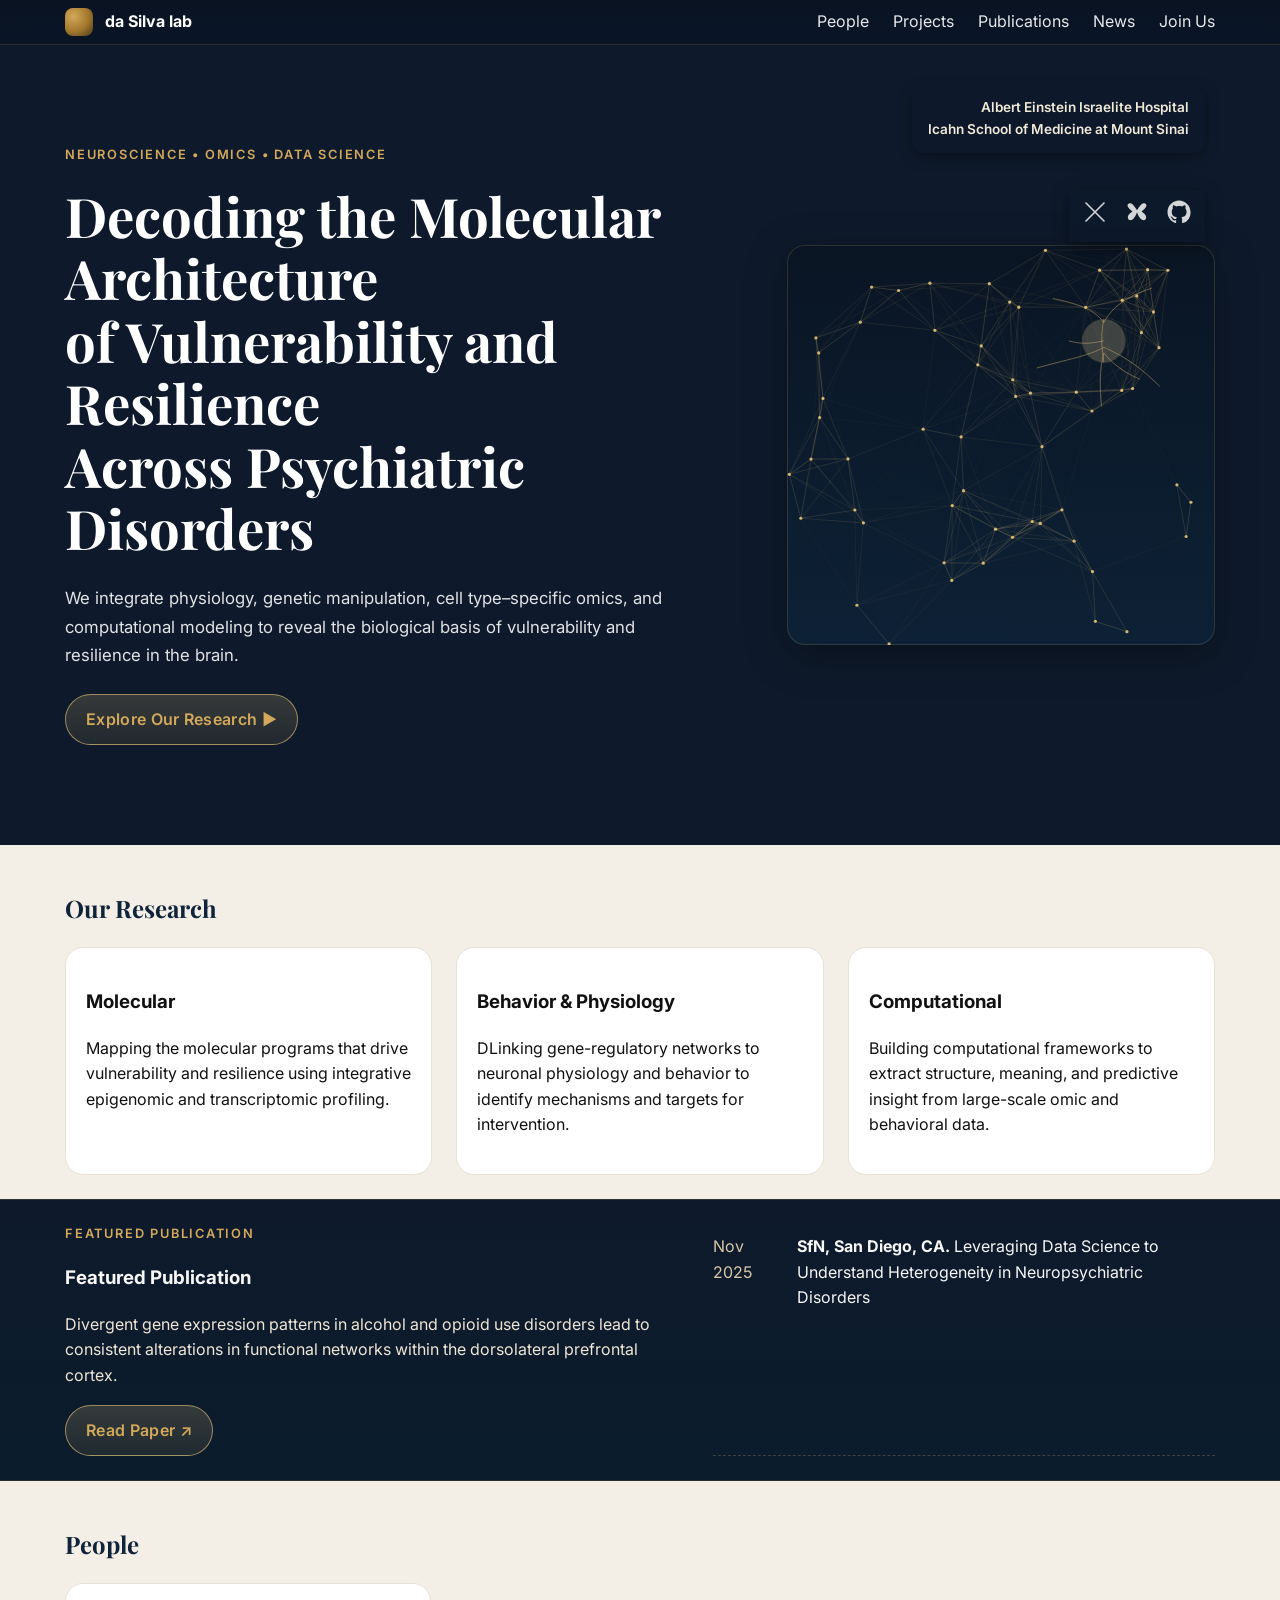
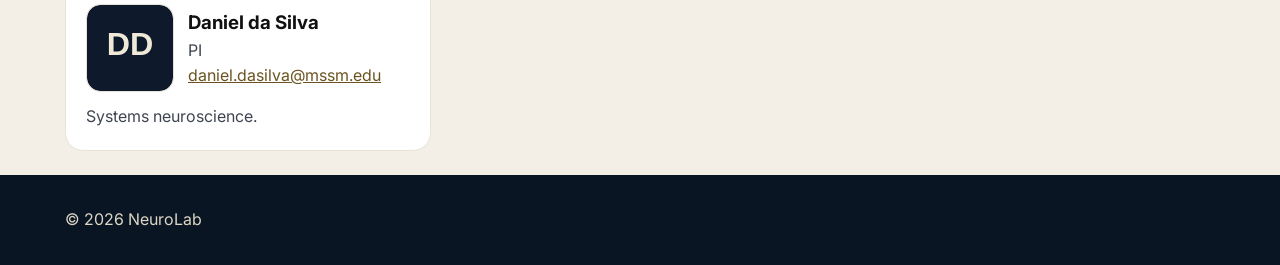
<file: index.html>
<!-- force rebuild 2025-11-24 -->
<!DOCTYPE html>
<html lang="en">
<head>
  <script type="application/ld+json">
{
  "@context": "https://schema.org",
  "@graph": [

    /* ============================
       1. PERSON / RESEARCHER
       ============================ */
    {
      "@type": "Person",
      "@id": "https://www.dasilvalab.org/#daniel",
      "name": "Daniel Almeida da Silva e Silva",
      "alternateName": [
        "Daniel da Silva",
        "Daniel Almeida",
        "Daniel Silva",
        "Daniel da Silva e Silva",
        "Daniel daSilva",
        "Daniel DaSilva",
        "Daniel Da Silva",
        "Daniel Silva-e-Silva"
      ],
      "givenName": "Daniel",
      "familyName": "Almeida da Silva e Silva",
      "jobTitle": "Assistant Professor of Neuroscience",
      "description": "Neuroscientist investigating molecular, epigenetic, and synaptic mechanisms underlying vulnerability and resilience in neuropsychiatric disorders.",
      "affiliation": {
        "@id": "https://www.dasilvalab.org/#einstein"
      },
      "worksFor": {
        "@id": "https://www.dasilvalab.org/#lab"
      },
      "url": "https://www.dasilvalab.org",
      "image": "https://scholars.mssm.edu/files-asset/204587011/0000072500101249200101.jpg?w=320&f=webp",
      "sameAs": [
        "https://scholar.google.com/citations?user=gMpuW-wAAAAJ&hl=pt-BR",
        "https://orcid.org/0000-0003-0033-3270",
        "https://www.ncbi.nlm.nih.gov/myncbi/daniel.silva%20e%20silva.1/bibliography/public/",
        "https://profiles.icahn.mssm.edu/daniel-almeida-da-silva-e-silva",
        "https://www.dasilvalab.org"
      ]
    },

    /* ============================
       2. LAB ORGANIZATION
       ============================ */
    {
      "@type": "ResearchOrganization",
      "@id": "https://www.dasilvalab.org/#lab",
      "name": "da Silva Lab",
      "description": "Research laboratory studying molecular, epigenetic, and synaptic mechanisms underlying vulnerability and resilience in psychiatric disorders.",
      "url": "https://www.dasilvalab.org",
      "founder": {
        "@id": "https://www.dasilvalab.org/#daniel"
      },
      "parentOrganization": {
        "@id": "https://www.dasilvalab.org/#einstein"
      },
      "areaServed": "International",
      "keywords": [
        "Neuroscience",
        "Epigenomics",
        "Transcriptomics",
        "Single-cell omics",
        "CUT&RUN",
        "Addiction",
        "Alcohol Use Disorder",
        "Computational biology",
        "Machine learning"
      ]
    },

    /* ============================
       3. PARENT ORGANIZATION
       ============================ */
    {
      "@type": "Organization",
      "@id": "https://www.dasilvalab.org/#einstein",
      "name": "Instituto Israelita de Ensino e Pesquisa Albert Einstein",
      "url": "https://www.einstein.br",
      "logo": "https://upload.wikimedia.org/wikipedia/commons/4/4a/Albert-einstein-hospital-seeklogo.svg",
      "address": {
        "@type": "PostalAddress",
        "addressLocality": "São Paulo",
        "addressRegion": "SP",
        "addressCountry": "Brazil"
      }
    },

    /* ============================
       4. WEBSITE SCHEMA
       ============================ */
    {
      "@type": "WebSite",
      "@id": "https://www.dasilvalab.org/#website",
      "url": "https://www.dasilvalab.org",
      "name": "da Silva Lab",
      "publisher": {
        "@id": "https://www.dasilvalab.org/#lab"
      },
      "potentialAction": {
        "@type": "SearchAction",
        "target": "https://www.dasilvalab.org/?q={search_term_string}",
        "query-input": "required name=search_term_string"
      }
    },

    /* ============================
       5. WEBPAGE SCHEMA (HOMEPAGE)
       ============================ */
    {
      "@type": "WebPage",
      "@id": "https://www.dasilvalab.org/#home",
      "url": "https://www.dasilvalab.org",
      "name": "da Silva Lab — Decoding the Molecular Architecture of Vulnerability and Resilience",
      "isPartOf": {
        "@id": "https://www.dasilvalab.org/#website"
      },
      "about": {
        "@id": "https://www.dasilvalab.org/#lab"
      },
      "primaryImageOfPage": "https://www.dasilvalab.org/assets/header-image.jpg",
      "description": "The da Silva Lab integrates physiology, genetic manipulation, cell type–specific omics, and computational modeling to reveal the biological basis of vulnerability and resilience in the brain."
    }

  ]
}
</script>
<meta charset="utf-8"/>
<meta name="viewport" content="width=device-width,initial-scale=1"/>
<title>da Silva lab — Decoding Molecular Signatures in Psychiatric Disorders</title>
<meta name="theme-color" content="#0e1a2b"/>

<link rel="preconnect" href="https://fonts.googleapis.com">
<link rel="preconnect" href="https://fonts.gstatic.com" crossorigin>
<link href="https://fonts.googleapis.com/css2?family=Inter:wght@300;400;600;700&family=Playfair+Display:wght@600;700&display=swap" rel="stylesheet">

<style>
  
  .affiliation-block {
  position: absolute;
  top: -160px;              /* Adjusted so it sits nicely above social icons */
  right: 10px;
  z-index: 10;              /* ABOVE social icons */
  
  display: flex;
  flex-direction: column;
  align-items: flex-end;
  gap: 8px;

  background: rgba(14, 26, 43, 0.65);
  padding: 12px 16px;
  border-radius: 12px;
  backdrop-filter: blur(6px);
  box-shadow: 0 4px 14px rgba(0,0,0,0.35);
}

.affiliation-text {
  color: #f1e9d7;
  font-size: 0.85rem;
  font-weight: 600;
  text-align: right;
}

.affiliation-logos {
  display: flex;
  gap: 12px;
}

.affiliation-logos img {
  height: 32px;
  filter: brightness(0) invert(1);
  opacity: 0.9;
  transition: opacity .25s ease;
}

.affiliation-logos img:hover {
  opacity: 1;
}

:root{--navy:#0e1a2b;--navy-2:#0a1523;--gold:#d3a85a;--cream:#f4efe6;--ink:#0f243a}
*{box-sizing:border-box}
body{margin:0;background:var(--navy);color:#f7f7f5;font-family:Inter,system-ui,-apple-system,Segoe UI,Roboto,Helvetica,Arial;line-height:1.6}

/* Header */
.container{width:min(1150px,92vw);margin:0 auto}
header{position:sticky;top:0;z-index:50;backdrop-filter:saturate(160%) blur(8px);
  background:linear-gradient(180deg, rgba(10,18,31,.85), rgba(10,18,31,.65));
  border-bottom:1px solid rgba(211,168,90,.18)}
.nav{display:flex;align-items:center;justify-content:space-between;padding:8px 0}
.brand{display:flex;align-items:center;gap:12px;font-weight:700;color:#fff;text-decoration:none}
.brand:hover{color:var(--gold)}
.brand-icon{width:28px;height:28px;border-radius:8px;
  background:radial-gradient(80% 80% at 30% 30%, var(--gold), #a1762b 70%, #6d5326 100%)}
nav ul{display:flex;gap:24px;list-style:none;margin:0;padding:0}
nav a{text-decoration:none;color:#fff;opacity:.9}
nav a:hover{opacity:1;color:var(--gold)}

/* Hero */
.hero{position:relative}
.hero::before{content:'';position:absolute;inset:0;
  background:linear-gradient(100deg, rgba(14,26,43,0.94) 40%, transparent 100%);z-index:0}
.hero-inner{display:grid;grid-template-columns:1.2fr .8fr;gap:clamp(40px,8vw,80px);
  align-items:center;padding:clamp(60px,8vw,100px) 0}
.hero-inner>div:first-child{position:relative;z-index:1}
.kicker{color:var(--gold);text-transform:uppercase;letter-spacing:.14em;font-size:.8rem;font-weight:600}
h1{font-family:Playfair Display,serif;font-weight:700;line-height:1.15;margin:.35em 0 .45em;
  font-size:clamp(2rem,5.6vw,3.4rem);max-width:20ch;color:#fff}
.lead{max-width:60ch;font-size:1.05rem;line-height:1.7;color:rgba(255,255,255,.88);margin-bottom:1.4em}
.cta{display:inline-flex;align-items:center;gap:10px;padding:12px 20px;border-radius:999px;
  border:1px solid rgba(241,204,125,.6);background:linear-gradient(180deg, rgba(241,204,125,.18), rgba(211,168,90,.1));
  color:var(--gold);font-weight:600;text-decoration:none;letter-spacing:.02em;transition:all .25s ease}
.cta:hover{background:rgba(241,204,125,.22);box-shadow:0 0 12px rgba(241,204,125,.35);color:#fff;transform:translateY(-1px)}

/* Visual box (canvas + neuron + icons) */
.visual{position:relative;height:400px;border-radius:18px;
  background:linear-gradient(180deg, var(--navy-2), #0d2136);
  box-shadow:inset 0 0 0 1px rgba(241,204,125,.15),0 10px 40px rgba(0,0,0,.35);overflow:visible}
#constellation{position:absolute;inset:0;width:100%;height:100%}
#neuron{position:absolute;width:min(56%,540px);right:-2%;top:-6%;opacity:.9}

/* Social icons over the visual */
.social-icons{position:absolute;top:-55px;right:10px;display:flex;gap:18px;z-index:5;
  background:rgba(14,26,43,.55);backdrop-filter:blur(8px);
  padding:10px 14px;box-shadow:0 4px 16px rgba(0,0,0,.4)}
.social-icons svg{width:24px;height:24px;opacity:.85;transition:all .25s ease}
.social-icons svg:hover{opacity:1;transform:scale(1.15);filter:drop-shadow(0 0 6px rgba(241,204,125,.8))}

/* Sections */
section.light{background:var(--cream);color:#111}
.section-pad{padding:24px 0}
h2{font-family:Playfair Display,serif;color:var(--ink)}
.tiles{display:grid;grid-template-columns:repeat(3,1fr);gap:24px}
.tile{background:#fff;border:1px solid #e7e2d8;border-radius:18px;padding:20px}
.dark-strip{background:linear-gradient(180deg, #0e1a2b, #0b1c2d);
  border-top:1px solid rgba(211,168,90,.18);border-bottom:1px solid rgba(211,168,90,.14)}
.grid-2{display:grid;grid-template-columns:1.1fr .9fr;gap:34px}
.news{display:grid;gap:14px}
.news-item{display:grid;grid-template-columns:auto 1fr;gap:12px;padding:10px 0;border-bottom:1px dashed rgba(241,204,125,.22)}
.news-date{width:7.2ch;color:#d9c8a7}

.people-grid {
  display: grid;
  grid-template-columns: repeat(3, 1fr);
  gap: 26px;
  align-items: start;
}

@media (max-width: 900px) {
  .people-grid {
    grid-template-columns: repeat(2, 1fr);
  }
}

@media (max-width: 600px) {
  .people-grid {
    grid-template-columns: 1fr;
  }
}

footer{background:#0a1523;color:#ddd6c5;padding:32px 0}

/* Responsive */
@media (max-width:820px){
  .hero-inner{grid-template-columns:1fr;text-align:center}
  .visual{order:-1;height:320px;margin-bottom:30px}
  h1{max-width:18ch}
}
</style>
</head>

<body>
<header>
  <div class="container nav">
    <a class="brand" href="#"><span class="brand-icon"></span><span>da Silva lab</span></a>
    <nav>
      <ul>
        <li><a href="#people">People</a></li>
        <li><a href="projects.html">Projects</a></li>
        <li><a href="#">Publications</a></li>
        <li><a href="#news">News</a></li>
        <li><a href="joinus.html">Join Us</a></li>
      </ul>
    </nav>
  </div>
</header>

<main class="hero">
  <div class="container hero-inner">
    <div>
      <div class="kicker">Neuroscience • Omics • Data Science</div>
      <h1>Decoding the Molecular Architecture<br>of Vulnerability and Resilience<br>Across Psychiatric Disorders</h1>
      <p class="lead">We integrate physiology, genetic manipulation, cell type–specific omics, and computational modeling to reveal the biological basis of vulnerability and resilience in the brain.</p>
      <a class="cta" href="#research">Explore Our Research ▶</a>
    </div>



   

  <div class="visual" aria-hidden="true">

  <!-- Affiliation block -->
  <div class="affiliation-block">
    <div class="affiliation-text">
      Albert Einstein Israelite Hospital<br>
      Icahn School of Medicine at Mount Sinai
    </div>

  </div>

  <!-- Social icons -->
  <div class="social-icons">
    <a href="https://x.com/neurodasilva" target="_blank" rel="noopener" aria-label="X">
      <svg xmlns="http://www.w3.org/2000/svg" fill="none" stroke="#f7f7f5" stroke-width="1.6" stroke-linecap="round" stroke-linejoin="round">
        <path d="M3 3l18 18M3 21L21 3"/>
      </svg>
    </a>

    <a href="https://bsky.app/profile/neurodasilva.bsky.social" target="_blank" rel="noopener" aria-label="Bluesky">
      <svg xmlns="http://www.w3.org/2000/svg" viewBox="0 0 256 256" fill="#f7f7f5">
        <path d="M128 109.5c-15.4-24.7-40.3-67.7-66.2-74.7-25.9-7-40 12.5-33 33 7 20.5 36.6 45.9 50.5 55.2C64 135.4 20.5 160 32.7 198.3c7.9 25.4 41.7 19.7 62-3.8 11.6-13.4 23.3-39.2 33.3-61.3 10 22.1 21.7 47.9 33.3 61.3 20.3 23.5 54.1 29.2 62 3.8 12.2-38.3-31.3-62.9-46.6-75.3 13.9-9.3 43.5-34.7 50.5-55.2 7-20.5-7.1-40-33-33-25.9 7-50.8 50-66.2 74.7z"/>
      </svg>
    </a>

    <a href="https://github.com/dasilvalab" target="_blank" rel="noopener" aria-label="GitHub">
      <svg xmlns="http://www.w3.org/2000/svg" viewBox="0 0 24 24" fill="#f7f7f5">
        <path d="M12 .5C5.73.5.5 5.73.5 12c0 5.08 3.29 9.4 7.86 10.94.58.11.79-.25.79-.55 0-.27-.01-1.17-.02-2.12-3.2.7-3.88-1.38-3.88-1.38-.53-1.36-1.29-1.73-1.29-1.73-1.06-.72.08-.71.08-.71 1.18.08 1.8 1.21 1.8 1.21 1.04 1.78 2.73 1.26 3.4.97.11-.76.41-1.26.74-1.55-2.55-.29-5.23-1.28-5.23-5.7 0-1.26.45-2.3 1.19-3.11-.12-.29-.52-1.45.11-3.03 0 0 .97-.31 3.18 1.18.93-.26 1.93-.39 2.92-.39s1.99.13 2.92.39c2.21-1.49 3.18-1.18 3.18-1.18.63 1.58.23 2.74.11 3.03.74.81 1.19 1.85 1.19 3.11 0 4.43-2.69 5.4-5.25 5.68.43.37.81 1.1.81 2.22 0 1.6-.02 2.89-.02 3.28 0 .3.21.66.8.55A10.5 10.5 0 0023.5 12C23.5 5.73 18.27.5 12 .5z"/>
      </svg>
    </a>
  </div>

  <canvas id="constellation"></canvas>

  <svg id="neuron" viewBox="0 0 600 600" fill="none" stroke="#e9c576" stroke-width="1.2">
    <circle cx="300" cy="300" r="54" fill="#f2d89a" opacity=".25"/>
    <path d="M300 246c-8 40-6 64 0 108"/>
    <path d="M300 254c22-40 56-64 120-86"/>
    <path d="M300 254c-24-34-70-48-128-60"/>
    <path d="M300 316c40 18 84 42 140 98"/>
    <path d="M300 316c-38 22-90 30-168 52"/>
    <path d="M300 330c-12 46-10 86-6 134"/>
    <path d="M300 330c20 26 48 48 90 66"/>
    <path d="M300 300c-30 6-52 10-88 0"/>
  </svg>

</div>
</main>

<section id="research" class="light section-pad">
  <div class="container">
    <h2>Our Research</h2>
    <div class="tiles">
      <article class="tile"><h3>Molecular</h3><p>Mapping the molecular programs that drive vulnerability and resilience using integrative epigenomic and transcriptomic profiling.</p></article>
      <article class="tile"><h3>Behavior & Physiology</h3><p>DLinking gene-regulatory networks to neuronal physiology and behavior to identify mechanisms and targets for intervention.</p></article>
      <article class="tile"><h3>Computational</h3><p>Building computational frameworks to extract structure, meaning, and predictive insight from large-scale omic and behavioral data.</p></article>
    </div>
  </div>
</section>

<!-- Featured Publication + live News panel -->
<section class="dark-strip section-pad" id="publications">
  <div class="container grid-2">
    <div>
      <div class="kicker">Featured Publication</div>
      <h3 id="feat-title">Featured Publication</h3>
      <div id="feat-meta" style="color:#e6d8bf"></div>
      <p style="color:#efe6d6">Divergent gene expression patterns in alcohol and opioid use disorders lead to consistent alterations in functional networks within the dorsolateral prefrontal cortex.</p>
      <a id="feat-link" class="cta" href="https://www.nature.com/articles/s41398-024-03143-z">Read Paper ↗</a>
    </div>
    <div id="news" class="news" aria-live="polite" aria-busy="false"></div>
  </div>
</section>

<section id="people" class="light section-pad">
  <div class="container">
    <h2>People</h2>
    <div id="people-grid" class="people-grid"></div>
  </div>
</section>

<footer>
  <div class="container">© <span id="y"></span> NeuroLab</div>
</footer>

<script>
// Footer year
document.getElementById('y').textContent = new Date().getFullYear();

/* ===== Constellation animation (original) ===== */
(function(){
  const c=document.getElementById('constellation'); const x=c.getContext('2d');
  let w,h,p=[]; const N=60;
  function R(){
    w=c.clientWidth; h=c.clientHeight; c.width=w; c.height=h;
    p=Array.from({length:N},()=>({
      x:Math.random()*w, y:Math.random()*h,
      vx:(Math.random()-.5)*.35, vy:(Math.random()-.5)*.35
    }));
  }
  function S(){
    x.clearRect(0,0,w,h);
    const m=120;
    p.forEach(a=>{
      a.x+=a.vx; a.y+=a.vy;
      if(a.x<0||a.x>w) a.vx*=-1;
      if(a.y<0||a.y>h) a.vy*=-1;
      x.beginPath(); x.arc(a.x,a.y,1.6,0,Math.PI*2);
      x.fillStyle='rgba(241,204,125,.85)'; x.fill();
    });
    x.strokeStyle='rgba(241,204,125,.24)';
    for(let i=0;i<N;i++) for(let j=i+1;j<N;j++){
      const dx=p[i].x-p[j].x, dy=p[i].y-p[j].y, d=Math.hypot(dx,dy);
      if(d<m){ x.globalAlpha=1-(d/m); x.beginPath(); x.moveTo(p[i].x,p[i].y); x.lineTo(p[j].x,p[j].y); x.stroke(); }
    }
    x.globalAlpha=1; requestAnimationFrame(S);
  }
  R(); S(); addEventListener('resize',R);
})();

/* ===== Dynamic data loader (publications, news, people) ===== */
(async function(){
  function initials(name){return (String(name||'').trim().split(/\s+/).map(w=>w[0]?.toUpperCase()||'').filter(Boolean).slice(0,2).join(''))||'NL'}
  function avatarSVG(text,size,bg='#0e1a2b',fg='#f1e9d7'){
    const f=Math.floor(size*0.38);
    const s=`<svg xmlns='http://www.w3.org/2000/svg' width='${size}' height='${size}'>
      <rect width='100%' height='100%' rx='14' fill='${bg}'/>
      <text x='50%' y='58%' text-anchor='middle' font-family='Inter, Arial' font-size='${f}' fill='${fg}' font-weight='700'>${text}</text>
    </svg>`;
    return 'data:image/svg+xml;utf8,'+encodeURIComponent(s);
  }
  function avatarSrc(p,size){return (p&&p.photo&&p.photo.trim()!=='')?p.photo:avatarSVG(initials(p&&p.name),size||88)}

  // Load JSON, fall back to placeholders if missing
  let data;
  try{
    const r=await fetch('lab_data.json',{cache:'no-store'});
    data=r.ok? await r.json(): {news:[],publications:[],people:[]};
  }catch(_){ data={news:[],publications:[],people:[]}; }

  // Featured publication
  if(Array.isArray(data.publications) && data.publications.length){
    const t=data.publications[0];
    document.getElementById('feat-title').textContent=t.title||'Featured Publication';
    document.getElementById('feat-meta').textContent=[t.authors,t.journal,t.year].filter(Boolean).join(' — ');
    if(t.link) document.getElementById('feat-link').href=t.link;
  }

  // News (with graceful fallback)
  const newsEl=document.getElementById('news');
  if(newsEl){
    newsEl.innerHTML='';
    const items=(Array.isArray(data.news)&&data.news.length)? data.news.sort((a,b)=>a.date<b.date?1:-1).slice(0,6)
      : [{date:'Nov 2025',title:'<b>SfN, San Diego, CA.</b> Leveraging Data Science to Understand Heterogeneity in Neuropsychiatric Disorders'},
         ];
    items.forEach(n=>{
      const row=document.createElement('div'); row.className='news-item';
      row.innerHTML=`<span class='news-date'>${n.date||''}</span>
                     <span>${n.link?`<a href='${n.link}'>${n.title}</a>`: (n.title||'')}</span>`;
      newsEl.appendChild(row);
    });
  }

  // People grid (with graceful fallback)
  const grid=document.getElementById('people-grid');
  if(grid){
    grid.innerHTML='';
    const ppl=(Array.isArray(data.people)&&data.people.length)? data.people
      : [{name:'Daniel da Silva',role:'PI',email:'daniel.dasilva@mssm.edu',bio:'Systems neuroscience.'}];
    ppl.forEach(p=>{
      const card=document.createElement('article'); card.className='tile';
      card.innerHTML=`<div style="display:flex;gap:14px;align-items:center">
          <img src="${avatarSrc(p,88)}" alt="${p.name||''}" width="88" height="88"
               style="width:88px;height:88px;border-radius:14px;object-fit:cover;border:1px solid #e7e2d8"/>
          <div><h3 style="margin:0">${p.name||''}</h3>
              <div style="color:#3f4550">${p.role||''}</div>
              ${p.email?`<a href="mailto:${p.email}" style="color:#6a5320">${p.email}</a>`:''}
          </div>
        </div>
        ${p.bio?`<p style="margin:12px 0 0; color:#3f4550">${p.bio}</p>`:''}`;
      grid.appendChild(card);
    });
  }
})();
</script>
</body>
</html>
</file>
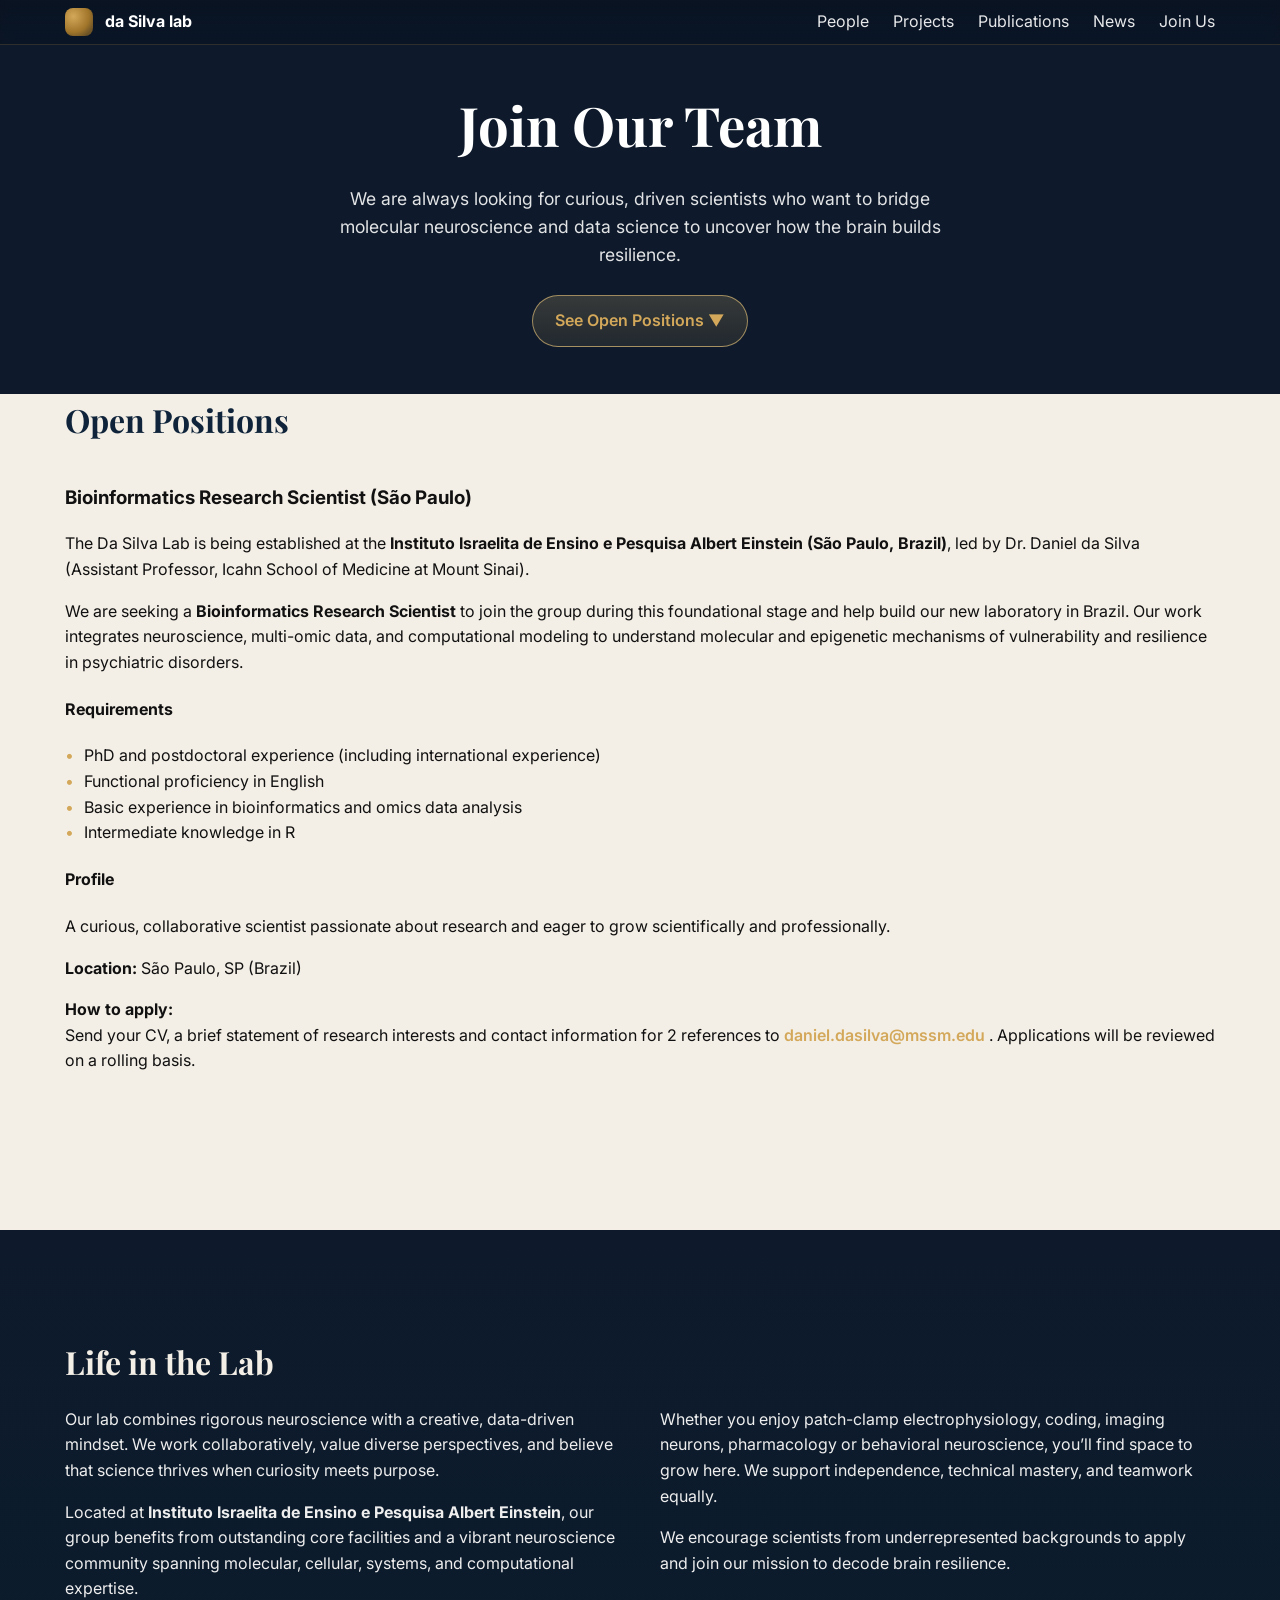
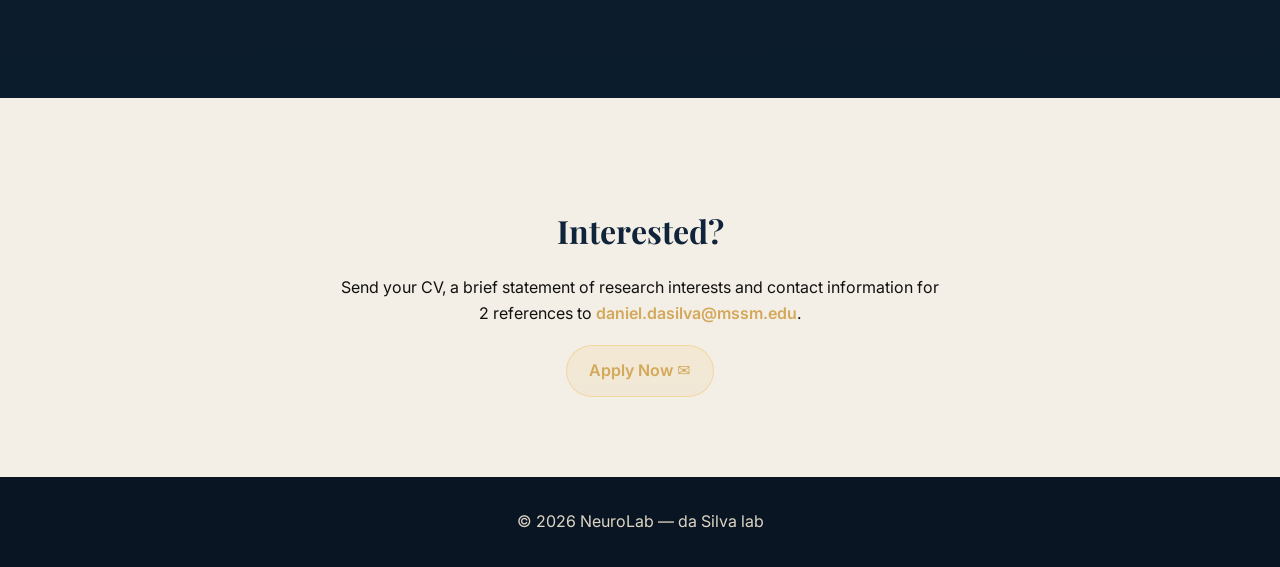
<file: joinus.html>
<!DOCTYPE html>
<html lang="en">
<head>
  <script type="application/ld+json">
{
  "@context": "https://schema.org",
  "@graph": [

    /* =============================
       1. JOIN US PAGE
       ============================= */
    {
      "@type": "WebPage",
      "@id": "https://www.dasilvalab.org/joinus.html#webpage",
      "url": "https://www.dasilvalab.org/joinus.html",
      "name": "Join Us — da Silva Lab",
      "isPartOf": {
        "@id": "https://www.dasilvalab.org/#website"
      },
      "description": "Open positions in the da Silva Lab, including postdoctoral, graduate, and research scientist opportunities.",
      "breadcrumb": {
        "@id": "https://www.dasilvalab.org/joinus.html#breadcrumb"
      },
      "about": {
        "@id": "https://www.dasilvalab.org/#lab"
      }
    },

    /* =============================
       2. JOB POSTING — BIOINFORMATICS RESEARCH SCIENTIST
       ============================= */
    {
      "@type": "JobPosting",
      "@id": "https://www.dasilvalab.org/joinus.html#bioinfojob",
      "title": "Bioinformatics Research Scientist",
      "description": "The da Silva Lab is seeking a Bioinformatics Research Scientist to help build our new laboratory in São Paulo and develop multi-omic and computational tools to understand vulnerability and resilience in psychiatric disorders.",
      "datePosted": "2025-01-01",
      "employmentType": "FULL_TIME",
      "applicantLocationRequirements": "BR",
      "hiringOrganization": {
        "@id": "https://www.dasilvalab.org/#lab"
      },
      "jobLocation": {
        "@type": "Place",
        "address": {
          "@type": "PostalAddress",
          "addressLocality": "São Paulo",
          "addressRegion": "SP",
          "addressCountry": "Brazil"
        }
      },
      "qualifications": [
        "PhD and postdoctoral experience including international training",
        "Functional proficiency in English",
        "Experience in bioinformatics and omic data analysis",
        "Intermediate experience in R"
      ],
      "educationRequirements": "PhD",
      "industry": "Neuroscience, Omics, Computational Biology",
      "directApply": false,
      "identifier": {
        "@type": "PropertyValue",
        "name": "da Silva Lab",
        "value": "BioinformaticsResearchScientist2025"
      }
    },

    /* =============================
       3. BREADCRUMBS
       ============================= */
    {
      "@type": "BreadcrumbList",
      "@id": "https://www.dasilvalab.org/joinus.html#breadcrumb",
      "itemListElement": [
        {
          "@type": "ListItem",
          "position": 1,
          "name": "Home",
          "item": "https://www.dasilvalab.org"
        },
        {
          "@type": "ListItem",
          "position": 2,
          "name": "Join Us",
          "item": "https://www.dasilvalab.org/joinus.html"
        }
      ]
    }

  ]
}
</script>
<meta charset="utf-8"/>
<meta name="viewport" content="width=device-width,initial-scale=1"/>
<title>Join Us — da Silva lab</title>
<meta name="theme-color" content="#0e1a2b"/>
<link rel="preconnect" href="https://fonts.googleapis.com">
<link rel="preconnect" href="https://fonts.gstatic.com" crossorigin>
<link href="https://fonts.googleapis.com/css2?family=Inter:wght@300;400;600;700&family=Playfair+Display:wght@600;700&display=swap" rel="stylesheet">

<style>
:root{--navy:#0e1a2b;--navy-2:#0a1523;--gold:#d3a85a;--cream:#f4efe6;--ink:#0f243a}
*{box-sizing:border-box}
body{margin:0;background:var(--navy);color:#f7f7f5;font-family:Inter,system-ui,-apple-system,Segoe UI,Roboto,Helvetica,Arial;line-height:1.6}
.container{width:min(1150px,92vw);margin:0 auto}

/* Header */
header{position:sticky;top:0;z-index:50;backdrop-filter:saturate(160%) blur(8px);
background:linear-gradient(180deg, rgba(10,18,31,.85), rgba(10,18,31,.65));
border-bottom:1px solid rgba(211,168,90,.18)}
.nav{display:flex;align-items:center;justify-content:space-between;padding:8px 0}
.brand{display:flex;align-items:center;gap:12px;font-weight:700;color:#fff;text-decoration:none}
.brand:hover{color:var(--gold)}
.brand-icon{width:28px;height:28px;border-radius:8px;
background:radial-gradient(80% 80% at 30% 30%, var(--gold), #a1762b 70%, #6d5326 100%)}
nav ul{display:flex;gap:24px;list-style:none;margin:0;padding:0}
nav a{text-decoration:none;color:#fff;opacity:.9}
nav a:hover{opacity:1;color:var(--gold)}

/* Hero */
.hero{position:relative;overflow:hidden}
.hero::before {
    background:linear-gradient(90deg, rgba(14,26,43,0.75) 0%, rgba(14,26,43,0.0) 60%);
}
.hero-inner{display:grid;grid-template-columns:1fr;align-items:center;padding:clamp(20px,1vw,20px) 0;text-align:center}

#openings.section {
  padding-top: 0;
}

h1{font-family:'Playfair Display',serif;font-size:clamp(2.2rem,5vw,3.4rem);color:#fff;margin:0.3em 0}
.lead{max-width:60ch;margin:0 auto 1.5em;color:rgba(255,255,255,0.88);font-size:1.1rem}
.cta{display:inline-flex;align-items:center;gap:10px;padding:12px 22px;border-radius:999px;border:1px solid rgba(241,204,125,0.6);
background:linear-gradient(180deg, rgba(241,204,125,0.18), rgba(211,168,90,0.1));color:var(--gold);
font-weight:600;text-decoration:none;transition:all .25s ease}
.cta:hover{background:rgba(241,204,125,0.22);box-shadow:0 0 12px rgba(241,204,125,0.35);color:#fff;transform:translateY(-1px)}

/* Section layouts */
.section{padding:80px 0;position:relative;z-index:1}
.section.light{background:var(--cream);color:#111}
.section.dark{background:linear-gradient(180deg,#0e1a2b,#0b1c2d);color:#eee}
h2{font-family:Playfair Display,serif;font-size:2rem;margin-bottom:0.6em;color:var(--ink)}
.dark h2{color:#f4efe6}
.columns{display:grid;grid-template-columns:repeat(2,1fr);gap:40px;align-items:start}
.columns p{margin-top:0}
ul.custom{list-style:none;padding-left:0;margin:1em 0}
ul.custom li::before{content:"•";color:var(--gold);margin-right:10px}
@media(max-width:850px){.columns{grid-template-columns:1fr;text-align:center}}

footer{background:#0a1523;color:#ddd6c5;padding:32px 0;text-align:center}
</style>
</head>

<body>
<header>
  <div class="container nav">
    <a class="brand" href="index.html"><span class="brand-icon"></span><span>da Silva lab</span></a>
    <nav>
      <ul>
        <li><a href="index.html#people">People</a></li>
        <li><a href="projects.html">Projects</a></li>
        <li><a href="#">Publications</a></li>
        <li><a href="index.html#news">News</a></li>
        <li><a href="joinus.html">Join Us</a></li>
      </ul>
    </nav>
  </div>
</header>

<main class="hero">
  <div class="container hero-inner">
    <div>
      <h1>Join Our Team</h1>
      <p class="lead">We are always looking for curious, driven scientists who want to bridge molecular neuroscience and data science to uncover how the brain builds resilience.</p>
      <a class="cta" href="#openings">See Open Positions ▼</a>
    </div>
  </div>
</main>

<section id="openings" class="section light">
  <div class="container">
    <h2>Open Positions</h2>
    <!-- Bioinformatics Position -->
<div class="columns" style="margin-bottom:60px">
  <div style="grid-column:1 / -1">
    <h3>Bioinformatics Research Scientist (São Paulo)</h3>
    <p>
      The Da Silva Lab is being established at the 
      <strong>Instituto Israelita de Ensino e Pesquisa Albert Einstein (São Paulo, Brazil)</strong>, 
      led by Dr. Daniel da Silva (Assistant Professor, Icahn School of Medicine at Mount Sinai).
    </p>

    <p>
      We are seeking a <strong>Bioinformatics Research Scientist</strong> to join the group 
      during this foundational stage and help build our new laboratory in Brazil.
      Our work integrates neuroscience, multi-omic data, and computational modeling 
      to understand molecular and epigenetic mechanisms of vulnerability and resilience 
      in psychiatric disorders.
    </p>

    <h4>Requirements</h4>
    <ul class="custom">
      <li>PhD and postdoctoral experience (including international experience)</li>
      <li>Functional proficiency in English</li>
      <li>Basic experience in bioinformatics and omics data analysis</li>
      <li>Intermediate knowledge in R</li>
    </ul>

    <h4>Profile</h4>
    <p>
      A curious, collaborative scientist passionate about research and eager to grow 
      scientifically and professionally.
    </p>

    <p><strong>Location:</strong> São Paulo, SP (Brazil)</p>

    <p>
      <strong>How to apply:</strong><br>
      Send your CV, a brief statement of research interests and contact information for 2 references to  
      <a href="mailto:daniel.dasilva@mssm.edu" style="color:var(--gold);font-weight:600;text-decoration:none">
        daniel.dasilva@mssm.edu
      </a>.
      Applications will be reviewed on a rolling basis.
    </p>
  </div>
</div>
  </div>
</section>

<section class="section dark">
  <div class="container">
    <h2>Life in the Lab</h2>
    <div class="columns">
      <div>
        <p>Our lab combines rigorous neuroscience with a creative, data-driven mindset. We work collaboratively, value diverse perspectives, and believe that science thrives when curiosity meets purpose.</p>
        <p>Located at <strong>Instituto Israelita de Ensino e Pesquisa Albert Einstein</strong>, our group benefits from outstanding core facilities and a vibrant neuroscience community spanning molecular, cellular, systems, and computational expertise.</p>
      </div>
      <div>
        <p>Whether you enjoy patch-clamp electrophysiology, coding, imaging neurons,  pharmacology or behavioral neuroscience, you’ll find space to grow here. We support independence, technical mastery, and teamwork equally.</p>
        <p>We encourage scientists from underrepresented backgrounds to apply and join our mission to decode brain resilience.</p>
      </div>
    </div>
  </div>
</section>

<section class="section light">
  <div class="container" style="text-align:center">
    <h2>Interested?</h2>
    <p style="max-width:60ch;margin:0 auto 1.2em">
      Send your CV, a brief statement of research interests and contact information for 2 references to 
      <a href="mailto:daniel.dasilva@mssm.edu" style="color:var(--gold);text-decoration:none;font-weight:600">daniel.dasilva@mssm.edu</a>.
    </p>
    <a class="cta" href="mailto:daniel.dasilva@mssm.edu">Apply Now ✉</a>
  </div>
</section>

<footer>
  © <span id="y"></span> NeuroLab — da Silva lab
</footer>

<script>
document.getElementById('y').textContent = new Date().getFullYear();
</script>
</body>
</html>
</file>
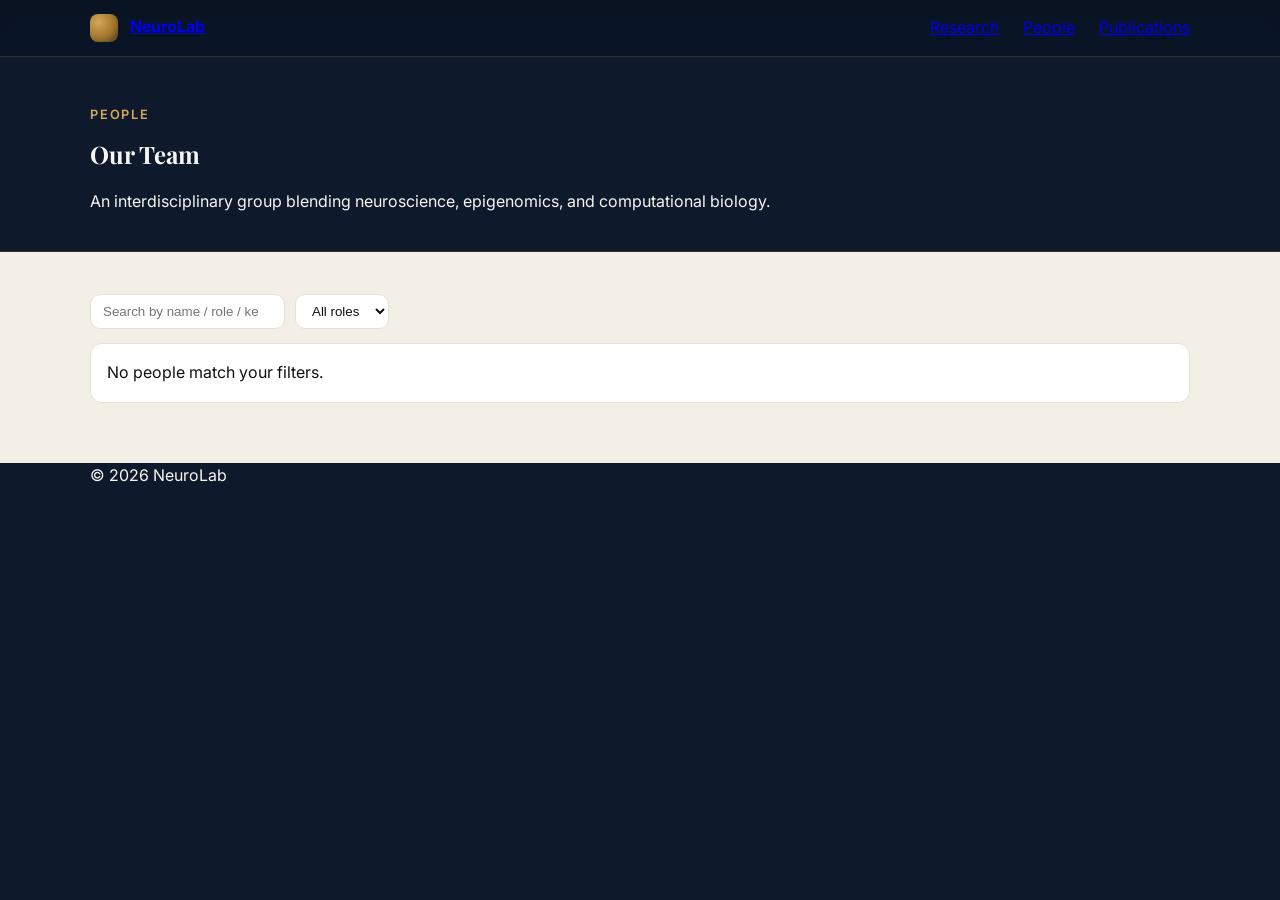
<file: people.html>
<!DOCTYPE html>
<html lang="en"><head>
  <script type="application/ld+json">
{
  "@context": "https://schema.org",
  "@graph": [

    /* =============================
       1. PEOPLE LIST — da Silva Lab
       ============================= */
    {
      "@type": "ItemList",
      "@id": "https://www.dasilvalab.org/#people",
      "name": "da Silva Lab Members",
      "itemListElement": [
        {
          "@type": "ListItem",
          "position": 1,
          "item": {
            "@id": "https://www.dasilvalab.org/#daniel"
          }
        },
        {
          "@type": "ListItem",
          "position": 2,
          "item": "https://www.dasilvalab.org/#postdoc1"
        },
        {
          "@type": "ListItem",
          "position": 3,
          "item": "https://www.dasilvalab.org/#grad1"
        }
      ]
    },

    /* =============================
       2. POSTDOC — EXAMPLE PERSON
       Replace name/photo/email when real
       ============================= */
    {
      "@type": "Person",
      "@id": "https://www.dasilvalab.org/#postdoc1",
      "name": "Postdoc Name",
      "jobTitle": "Postdoctoral Fellow",
      "worksFor": {
        "@id": "https://www.dasilvalab.org/#lab"
      },
      "description": "Postdoctoral fellow working on synaptic physiology and CUT&RUN.",
      "image": "https://www.dasilvalab.org/assets/people/postdoc1.jpg",
      "email": "mailto:postdoc@example.org"
    },

    /* =============================
       3. GRADUATE STUDENT — EXAMPLE
       ============================= */
    {
      "@type": "Person",
      "@id": "https://www.dasilvalab.org/#grad1",
      "name": "Graduate Student",
      "jobTitle": "PhD Student",
      "worksFor": {
        "@id": "https://www.dasilvalab.org/#lab"
      },
      "description": "PhD student developing Falcon and multi-omics integration tools.",
      "image": "https://www.dasilvalab.org/assets/people/grad1.jpg"
    }

  ]
}
</script>
<meta charset="utf-8"/><meta name="viewport" content="width=device-width,initial-scale=1"/>
<title>People — NeuroLab</title><meta name="theme-color" content="#0e1a2b"/>
<link rel="preconnect" href="https://fonts.googleapis.com"><link rel="preconnect" href="https://fonts.gstatic.com" crossorigin>
<link href="https://fonts.googleapis.com/css2?family=Inter:wght@300;400;600;700&family=Playfair+Display:wght@600;700&display=swap" rel="stylesheet">
<style>
:root{--navy:#0e1a2b;--navy-2:#0a1523;--gold:#d3a85a;--cream:#f4efe6}
*{box-sizing:border-box}body{margin:0;background:var(--navy);color:#f7f7f5;font-family:Inter,system-ui,-apple-system,Segoe UI,Roboto,Helvetica,Arial;line-height:1.6}
.container{width:min(1100px,92vw);margin:0 auto}header{position:sticky;top:0;z-index:20;backdrop-filter:saturate(160%) blur(8px);background:linear-gradient(180deg, rgba(10,18,31,.85), rgba(10,18,31,.65));border-bottom:1px solid rgba(211,168,90,.18)}
.nav{display:flex;align-items:center;justify-content:space-between;padding:14px 0}.brand{display:flex;gap:12px;font-weight:700}
.brand-icon{width:28px;height:28px;border-radius:8px;background:radial-gradient(80% 80% at 30% 30%, var(--gold), #a1762b 70%, #6d5326 100%)}
.hero{padding:48px 0 20px;border-bottom:1px solid rgba(211,168,90,.18)}h1{font-family:Playfair Display,serif;margin:.4em 0}
main{background:var(--cream);color:#111}.section{padding:42px 0 60px}
.controls{display:flex;gap:10px;flex-wrap:wrap;margin-bottom:14px}.search,.fsel{background:#fff;color:#111;border:1px solid #e6dfd3;border-radius:10px;padding:8px 12px}
.grid{display:grid;grid-template-columns:repeat(3,1fr);gap:20px}.card{background:#fff;border:1px solid #e7e2d8;border-radius:16px;overflow:hidden;box-shadow:0 2px 10px rgba(17,20,24,.04)}
.top{display:flex;gap:14px;padding:16px}.avatar{width:92px;height:92px;border-radius:14px;object-fit:cover;border:1px solid #ece6da}
.bio{padding:0 16px 16px;display:none}.bio.show{display:block}.toggle{display:flex;align-items:center;justify-content:space-between;padding:12px 16px;border-top:1px dashed #eadfcf;cursor:pointer;background:linear-gradient(180deg,#fff,#fbf9f6)}.chev{transition:transform .2s}.chev.open{transform:rotate(180deg)}
</style>
<script type="application/ld+json">
{
  "@context": "https://schema.org",
  "@type": "Person",

  "name": "Daniel Almeida da Silva e Silva",
  "alternateName": [
    "Daniel da Silva",
    "Daniel Almeida",
    "Daniel Silva",
    "Daniel da Silva e Silva",
    "Daniel daSilva",
    "Daniel DaSilva",
    "Daniel Da Silva",
    "Daniel Silva-e-Silva"
  ],

  "givenName": "Daniel",
  "familyName": "Almeida da Silva e Silva",
  
  "jobTitle": "Assistant Professor of Neuroscience",
  "description": "Neuroscientist investigating molecular, epigenetic, and synaptic mechanisms underlying vulnerability and resilience in neuropsychiatric disorders.",
  
  "affiliation": {
    "@type": "Organization",
    "name": "Instituto Israelita de Ensino e Pesquisa Albert Einstein",
    "url": "https://www.einstein.br"
  },

  "url": "https://www.dasilvalab.org",
  "image": "https://scholars.mssm.edu/files-asset/204587011/0000072500101249200101.jpg?w=320&f=webp",

  "sameAs": [
    "https://scholar.google.com/citations?user=gMpuW-wAAAAJ&hl=pt-BR",
    "https://orcid.org/0000-0003-0033-3270",
    "https://www.ncbi.nlm.nih.gov/myncbi/daniel.silva%20e%20silva.1/bibliography/public/",
    "https://profiles.icahn.mssm.edu/daniel-almeida-da-silva-e-silva",
    "https://www.dasilvalab.org"
  ]
}
</script>
</head><body>
<header><div class="container nav"><a class="brand" href="index.html"><span class="brand-icon"></span><span>NeuroLab</span></a>
<nav><ul style="display:flex;gap:24px;list-style:none;margin:0;padding:0"><li><a href="index.html#research">Research</a></li><li><a href="people.html">People</a></li><li><a href="publications.html">Publications</a></li></ul></nav></div></header>
<section class="hero"><div class="container"><div style="color:#d3a85a;text-transform:uppercase;letter-spacing:.14em;font-size:.8rem;font-weight:600">People</div><h1>Our Team</h1><p>An interdisciplinary group blending neuroscience, epigenomics, and computational biology.</p></div></section>
<main><section class="container section"><div class="controls"><input id="q" class="search" type="search" placeholder="Search by name / role / keywords…" aria-label="Search people"/><select id="role" class="fsel" aria-label="Filter by role"><option value="">All roles</option></select></div><div id="grid" class="grid" aria-live="polite"></div></section></main>
<footer><div class="container">© <span id="y"></span> NeuroLab</div></footer>
<script>
document.getElementById('y').textContent = new Date().getFullYear();
async function loadData(){const r=await fetch('lab_data.json',{cache:'no-store'});return r.ok? r.json(): {people:[]}}
function unique(a){return Array.from(new Set(a.filter(Boolean)))}
// avatar helpers
function initials(name){return (String(name||'').trim().split(/\s+/).map(w=>w[0]?w[0].toUpperCase():'').filter(Boolean).slice(0,2).join(''))||'NL'}
function avatarSVG(text,size,bg='#0e1a2b',fg='#f1e9d7'){const f=Math.floor(size*0.38);const s=`<svg xmlns='http://www.w3.org/2000/svg' width='${size}' height='${size}'><rect width='100%' height='100%' rx='14' fill='${bg}'/><text x='50%' y='58%' text-anchor='middle' font-family='Inter, Arial' font-size='${f}' fill='${fg}' font-weight='700'>${text}</text></svg>`;return 'data:image/svg+xml;utf8,'+encodeURIComponent(s)}
function avatarSrc(p,size){return (p&&p.photo&&p.photo.trim()!=='')?p.photo:avatarSVG(initials(p&&p.name),size||92)}
function slug(s){return String(s||'person').toLowerCase().replace(/[^a-z0-9]+/g,'-').replace(/(^-|-$)/g,'')}
function buildCard(p){const c=document.createElement('article');c.className='card';const email=p.email?`<a href="mailto:${p.email}">${p.email}</a>`:'';const links=[p.scholar?`<a href="${p.scholar}">Scholar</a>`:'',p.github?`<a href="${p.github}">GitHub</a>`:'',p.twitter?`<a href="${p.twitter}">X/Twitter</a>`:''].filter(Boolean).join(' · ');c.innerHTML=`<div class="top"><img class="avatar" src="${avatarSrc(p,92)}" alt="${p.name}" width="92" height="92"/><div><div style="font-weight:700">${p.name}</div><div>${p.role||''}</div><div style="color:#6b7280;font-size:.92rem">${email}${email&&links?' · ':''}${links}</div></div></div><div class="toggle" role="button" tabindex="0" aria-expanded="false" aria-controls="bio-${slug(p.name)}"><span>Read bio</span><svg class="chev" width="18" height="18" viewBox="0 0 24 24" fill="none" stroke="currentColor" stroke-width="1.6" stroke-linecap="round" stroke-linejoin="round"><polyline points="6 9 12 15 18 9"></polyline></svg></div><div id="bio-${slug(p.name)}" class="bio" hidden>${p.bio||'<em>No bio available.</em>'}</div>`;const t=c.querySelector('.toggle');const b=c.querySelector('.bio');const v=c.querySelector('.chev');function oc(){const open=b.classList.toggle('show');b.hidden=!open;t.setAttribute('aria-expanded',String(open));v.classList.toggle('open',open);t.querySelector('span').textContent=open?'Hide bio':'Read bio'}t.addEventListener('click',oc);t.addEventListener('keydown',e=>{if(e.key==='Enter'||e.key===' '){e.preventDefault();oc();}});return c}
(async function(){const data=await loadData();const people=Array.isArray(data.people)?data.people.slice():[];const roles=unique(people.map(p=>p.role));const rSel=document.getElementById('role');roles.forEach(r=>{const o=document.createElement('option');o.value=o.textContent=r;rSel.appendChild(o)});const grid=document.getElementById('grid');function render(){const q=document.getElementById('q').value.toLowerCase().trim();const role=rSel.value;grid.innerHTML='';people.filter(p=>!role||p.role===role).filter(p=>{const blob=`${p.name||''} ${p.role||''} ${p.bio||''}`.toLowerCase();return !q||blob.includes(q)}).forEach(p=>grid.appendChild(buildCard(p)));if(!grid.children.length){grid.innerHTML='<div style="grid-column:1/-1;padding:16px;background:#fff;border:1px solid #e7e2d8;border-radius:12px">No people match your filters.</div>'}}rSel.addEventListener('change',render);document.getElementById('q').addEventListener('input',render);render();})();</script>
</body></html>
</file>
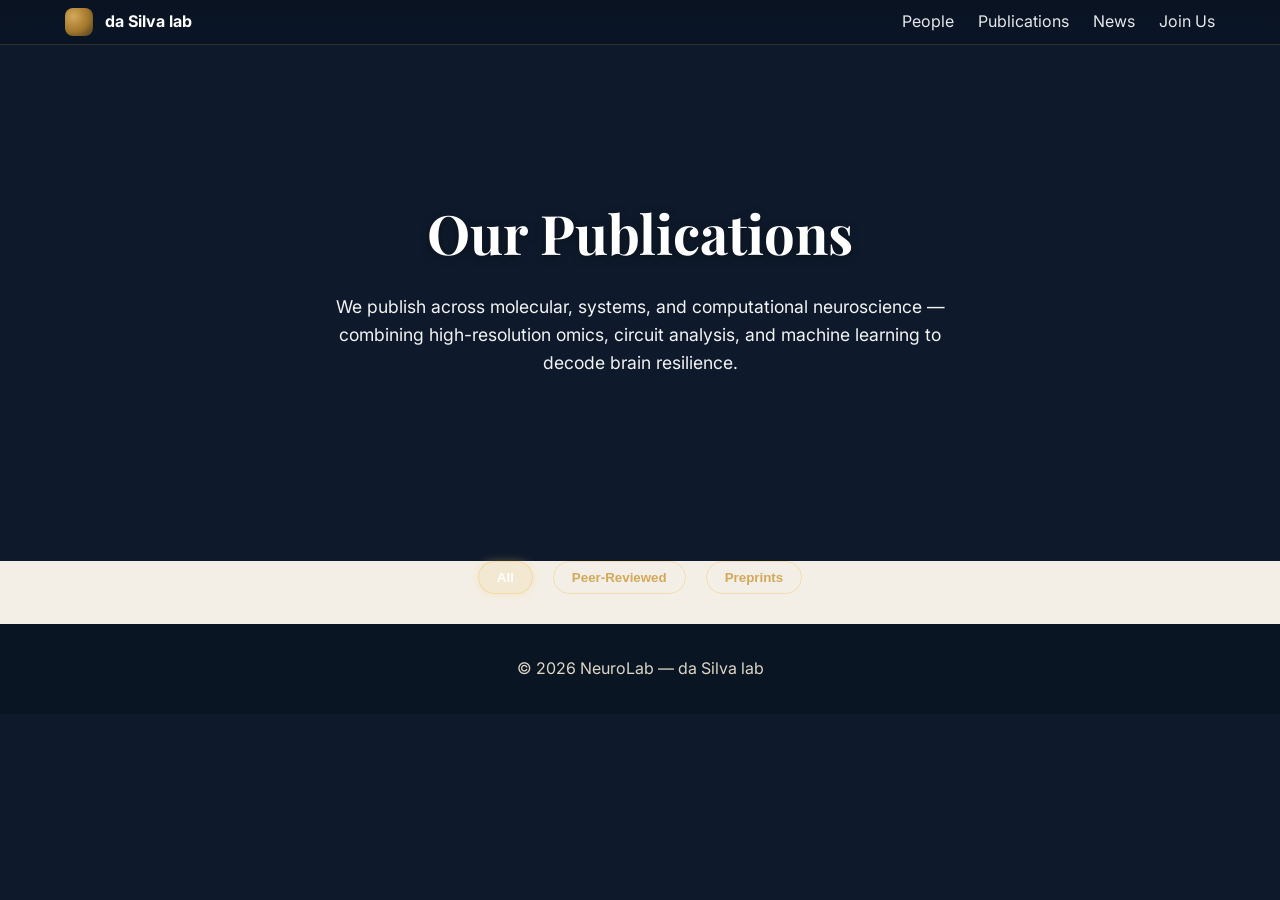
<file: publications.html>
<!DOCTYPE html>
<html lang="en">
<head>
<meta charset="utf-8"/>
<meta name="viewport" content="width=device-width,initial-scale=1"/>
<title>Publications — da Silva lab</title>
<meta name="theme-color" content="#0e1a2b"/>
<link rel="preconnect" href="https://fonts.googleapis.com">
<link rel="preconnect" href="https://fonts.gstatic.com" crossorigin>
<link href="https://fonts.googleapis.com/css2?family=Inter:wght@300;400;600;700&family=Playfair+Display:wght@600;700&display=swap" rel="stylesheet">

<style>
:root{--navy:#0e1a2b;--navy-2:#0a1523;--gold:#d3a85a;--cream:#f4efe6;--ink:#0f243a}
*{box-sizing:border-box}
body{margin:0;background:var(--navy);color:#f7f7f5;font-family:Inter,system-ui,-apple-system,Segoe UI,Roboto,Helvetica,Arial;line-height:1.6}
.container{width:min(1150px,92vw);margin:0 auto}

/* Header */
header{position:sticky;top:0;z-index:50;backdrop-filter:saturate(160%) blur(8px);
background:linear-gradient(180deg, rgba(10,18,31,.85), rgba(10,18,31,.65));
border-bottom:1px solid rgba(211,168,90,.18)}
.nav{display:flex;align-items:center;justify-content:space-between;padding:8px 0}
.brand{display:flex;align-items:center;gap:12px;font-weight:700;color:#fff;text-decoration:none}
.brand:hover{color:var(--gold)}
.brand-icon{width:28px;height:28px;border-radius:8px;
background:radial-gradient(80% 80% at 30% 30%, var(--gold), #a1762b 70%, #6d5326 100%)}
nav ul{display:flex;gap:24px;list-style:none;margin:0;padding:0}
nav a{text-decoration:none;color:#fff;opacity:.9}
nav a:hover{opacity:1;color:var(--gold)}

/* Hero */
.hero{position:relative;overflow:hidden;padding:clamp(80px,10vw,140px) 0;text-align:center}
.hero::before{content:'';position:absolute;inset:0;
background:linear-gradient(180deg, rgba(14,26,43,0.6) 0%, rgba(14,26,43,0.3) 100%);
z-index:0}
.hero-inner{position:relative;z-index:1}
.hero h1{font-family:'Playfair Display',serif;font-size:clamp(2.2rem,5vw,3.4rem);color:#fff;margin:0.3em 0;text-shadow:0 2px 10px rgba(0,0,0,0.4)}
.hero .lead{color:rgba(255,255,255,0.95);max-width:60ch;margin:0 auto 1.5em;font-size:1.1rem}

/* Filters */
.filters{display:flex;justify-content:center;gap:20px;margin:30px 0;flex-wrap:wrap}
.filters button{background:none;border:1px solid rgba(241,204,125,0.5);border-radius:999px;padding:8px 18px;color:var(--gold);font-weight:600;cursor:pointer;transition:all .2s ease}
.filters button.active,.filters button:hover{background:rgba(241,204,125,0.2);color:#fff;box-shadow:0 0 8px rgba(241,204,125,0.3)}

/* Publication list */
.section.light{background:var(--cream);color:var(--ink)}
.publications{display:grid;grid-template-columns:repeat(2,1fr);gap:32px}
@media(max-width:800px){.publications{grid-template-columns:1fr}}
.pub-item{background:#fff;border-radius:14px;padding:20px;border:1px solid #e7e2d8;
box-shadow:0 4px 8px rgba(0,0,0,0.04)}
.pub-item h3{font-family:'Playfair Display',serif;margin-top:0;color:var(--ink);font-size:1.1rem}
.pub-meta{color:#6a5320;font-size:0.95rem;margin-bottom:6px}
.pub-item a{color:var(--gold);text-decoration:none;font-weight:600}
.pub-item a:hover{text-decoration:underline}

/* Footer */
footer{background:#0a1523;color:#ddd6c5;padding:32px 0;text-align:center}
</style>
</head>

<body>
<header>
  <div class="container nav">
    <a class="brand" href="index.html"><span class="brand-icon"></span><span>da Silva lab</span></a>
    <nav>
      <ul>
        <li><a href="index.html#people">People</a></li>
        <li><a href="publications.html">Publications</a></li>
        <li><a href="index.html#news">News</a></li>
        <li><a href="join.html">Join Us</a></li>
      </ul>
    </nav>
  </div>
</header>

<main class="hero">
  <div class="container hero-inner">
    <h1>Our Publications</h1>
    <p class="lead">We publish across molecular, systems, and computational neuroscience — combining high-resolution omics, circuit analysis, and machine learning to decode brain resilience.</p>
  </div>
</main>

<section class="section light">
  <div class="container">
    <div class="filters">
      <button class="active" data-filter="all">All</button>
      <button data-filter="peer">Peer-Reviewed</button>
      <button data-filter="preprint">Preprints</button>
    </div>

    <div id="pub-list" class="publications" aria-live="polite" aria-busy="false">
      <!-- publications dynamically inserted here -->
    </div>
  </div>
</section>

<footer>
  © <span id="y"></span> NeuroLab — da Silva lab
</footer>

<script>
document.getElementById('y').textContent = new Date().getFullYear();

// Load publications dynamically (compatible with your lab_data.json)
(async function(){
  async function load(){
    const r = await fetch('lab_data.json',{cache:'no-store'});
    return r.ok ? r.json() : {publications:[]};
  }

  const data = await load();
  const container = document.getElementById('pub-list');
  const pubs = data.publications || [];

  function render(filter){
    container.innerHTML = '';
    pubs
      .filter(p=>{
        if(filter==='peer') return p.type==='peer' || p.journal;
        if(filter==='preprint') return p.type==='preprint' || /bioRxiv|medRxiv/i.test(p.journal||'');
        return true;
      })
      .forEach(p=>{
        const el = document.createElement('article');
        el.className='pub-item';
        el.innerHTML=`
          <h3>${p.link ? `<a href="${p.link}" target="_blank">${p.title}</a>` : p.title}</h3>
          <div class="pub-meta">${p.authors || ''}${p.journal ? ' — <em>'+p.journal+'</em>' : ''}${p.year ? ' ('+p.year+')' : ''}</div>
          <p>${p.abstract || ''}</p>
        `;
        container.appendChild(el);
      });
  }

  // Filter button handling
  document.querySelectorAll('.filters button').forEach(btn=>{
    btn.addEventListener('click',()=>{
      document.querySelectorAll('.filters button').forEach(b=>b.classList.remove('active'));
      btn.classList.add('active');
      render(btn.dataset.filter);
    });
  });

  render('all');
})();
</script>
</body>
</html>
</file>
